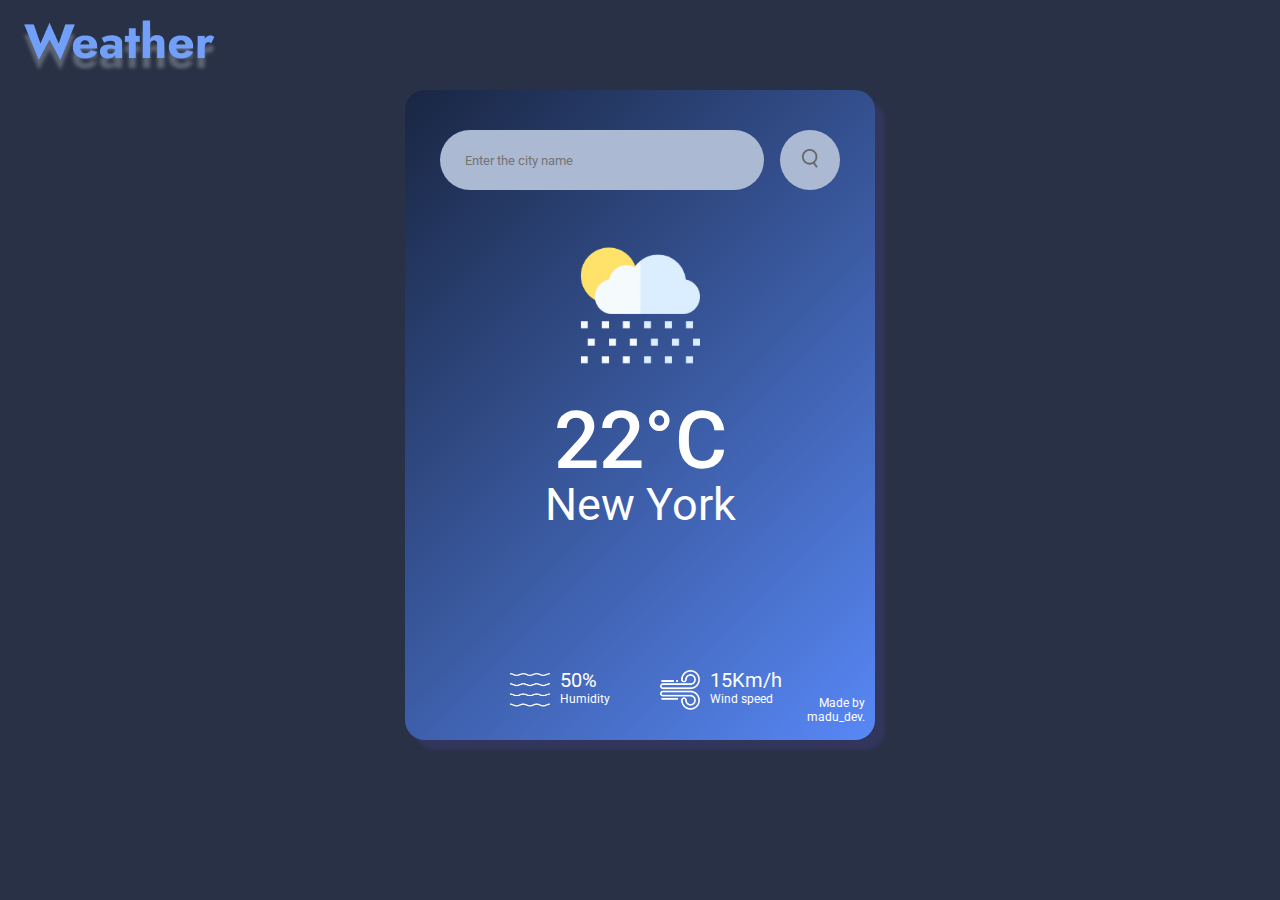
<file: day 1/index.html>
<!DOCTYPE html>
<html lang="en">
<head>
    <meta charset="UTF-8">
    <meta name="viewport" content="width=device-width, initial-scale=1.0">
    <title>Wheather App</title>
    <link rel="stylesheet" href="style.css">
</head>
<body>
    
    <div class="logo">
        <img src="images/Weather (1).png" alt="">
    </div>
    <div class="card">
        <div class="search">
            <input type="text" placeholder="Enter the city name" spellcheck="false">
            <button><img src="images/search.png"></button>
        </div>
        <div class="weather">
            <img src="images/rain.png" class="weather-icon">
            <h1 class="temp">22°C</h1>
            <h2 class="city">New York</h2>
            <div class="details">
                <div class="col">
                    <img src="images/humidity.png" >
                    <div>
                        <p class="humidity">50%</p>
                        <p>Humidity</p>
                    </div>
    
                    <div class="col">
                        <img src="images/wind.png" >
                        <div>
                            <p class="wind">15Km/h</p>
                            <p>Wind speed</p>
                        </div> 
                        <div class="madeby">
                            Made by madu_dev.
                        </div>
                </div>
            </div>
        </div>
    </div>

    <script src="main.js"></script>
</body>
</html>
</file>
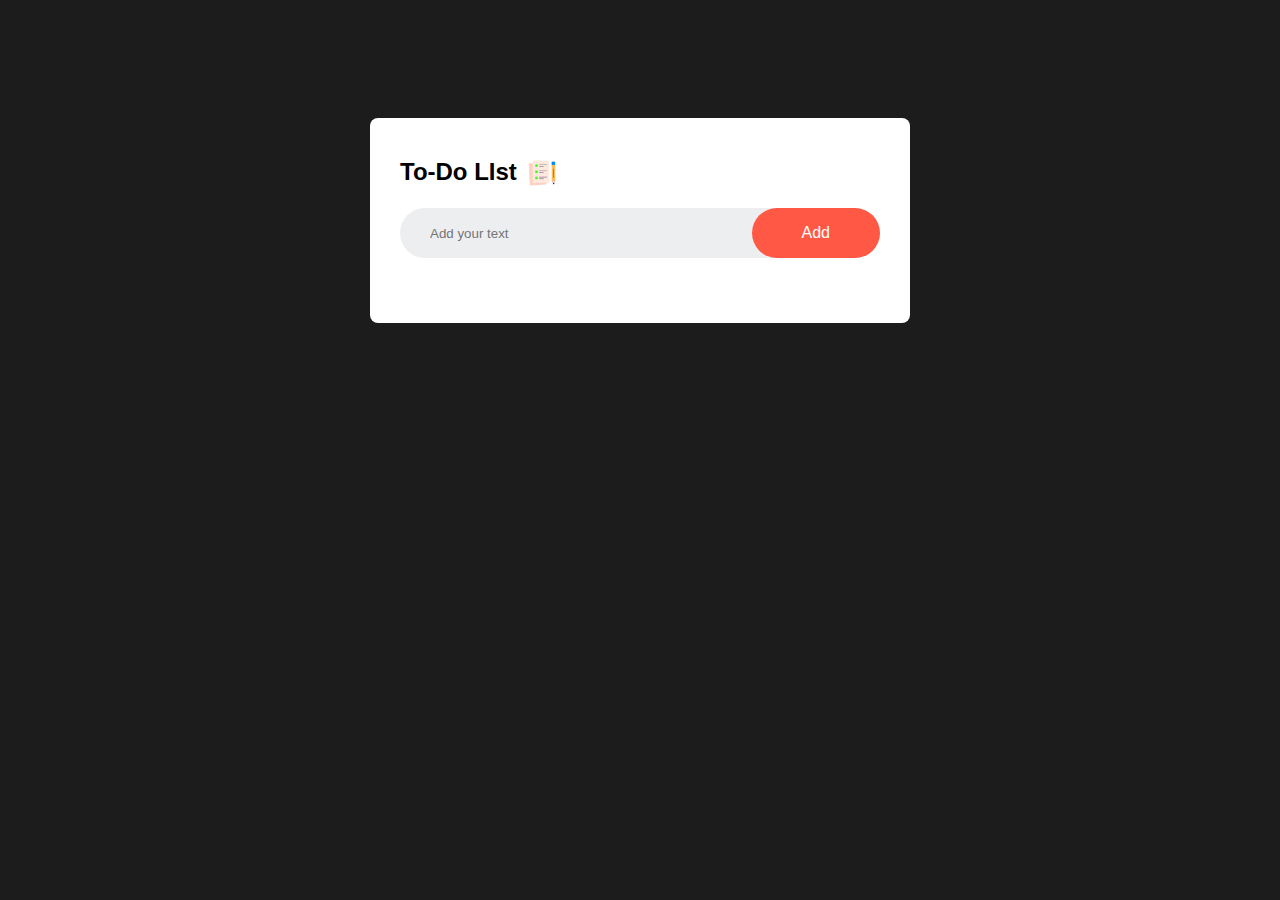
<file: day 2/index.html>
<!DOCTYPE html>
<html lang="en">
<head>
    <meta charset="UTF-8">
    <meta http-equiv="X-UA-Compatible" content="IE=edge">
    <meta name="viewport" content="width=device-width, initial-scale=1.0">
    <title>To DO</title>
    <link rel="stylesheet" href="./style.css">
</head>
<body>
    <div class="container">
        <div class="todo-app">
            <h2>To-Do LIst <img src="images/icon.png" alt=""></h2>
            <div class="row">
                <input type="text" id="input-box" placeholder="Add your text">
                <button  onclick="addTask()">Add</button>
            </div>
            <ul id="list-container">
               <!-- <li class="checked">TAsk 1</li>
                <li>TAsk 2</li>
                <li>TAsk 3</li>-->
            </ul>
        </div>
    </div>
    <script src="to.js"></script>
</body>
</html>
</file>
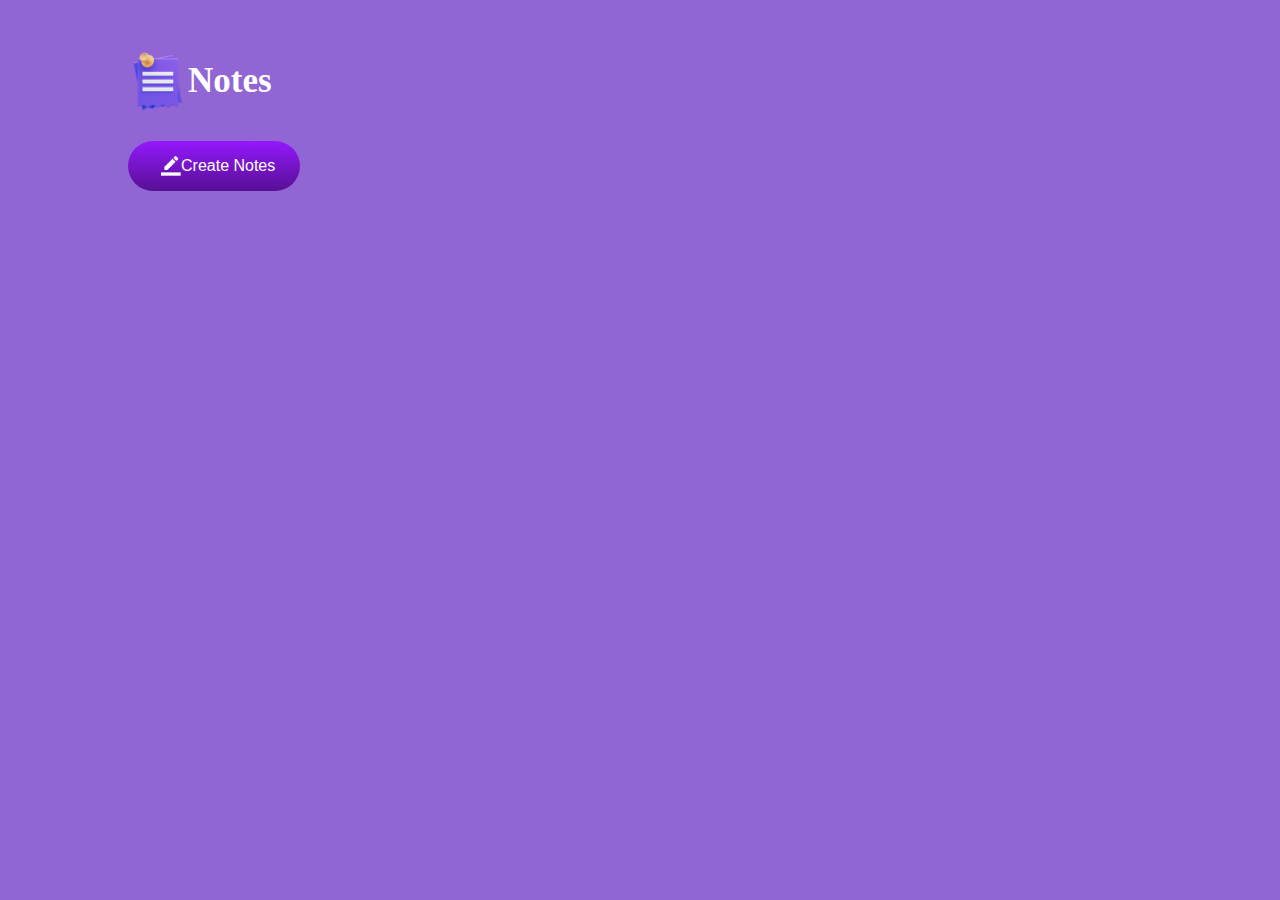
<file: day 3/index.html>
<!DOCTYPE html>
<html lang="en">
<head>
    <meta charset="UTF-8">
    <meta name="viewport" content="width=device-width, initial-scale=1.0">
    <title>Notes App</title>
    <link rel="stylesheet" href="style.css">
</head>
<body>
    <div class="container">
        <h1><img src="images/notes.png" alt="">Notes</h1>
        <button class="btn"><img src="images/edit.png" alt="">Create Notes</button>
        <div class="notes-container">
            <!--<p contenteditable="true" class="input-box">
                <img src="images/delete.png" alt="">
            </p>-->
        </div>
    </div>

    <script src="notes.js"></script>
</body>
</html>
</file>
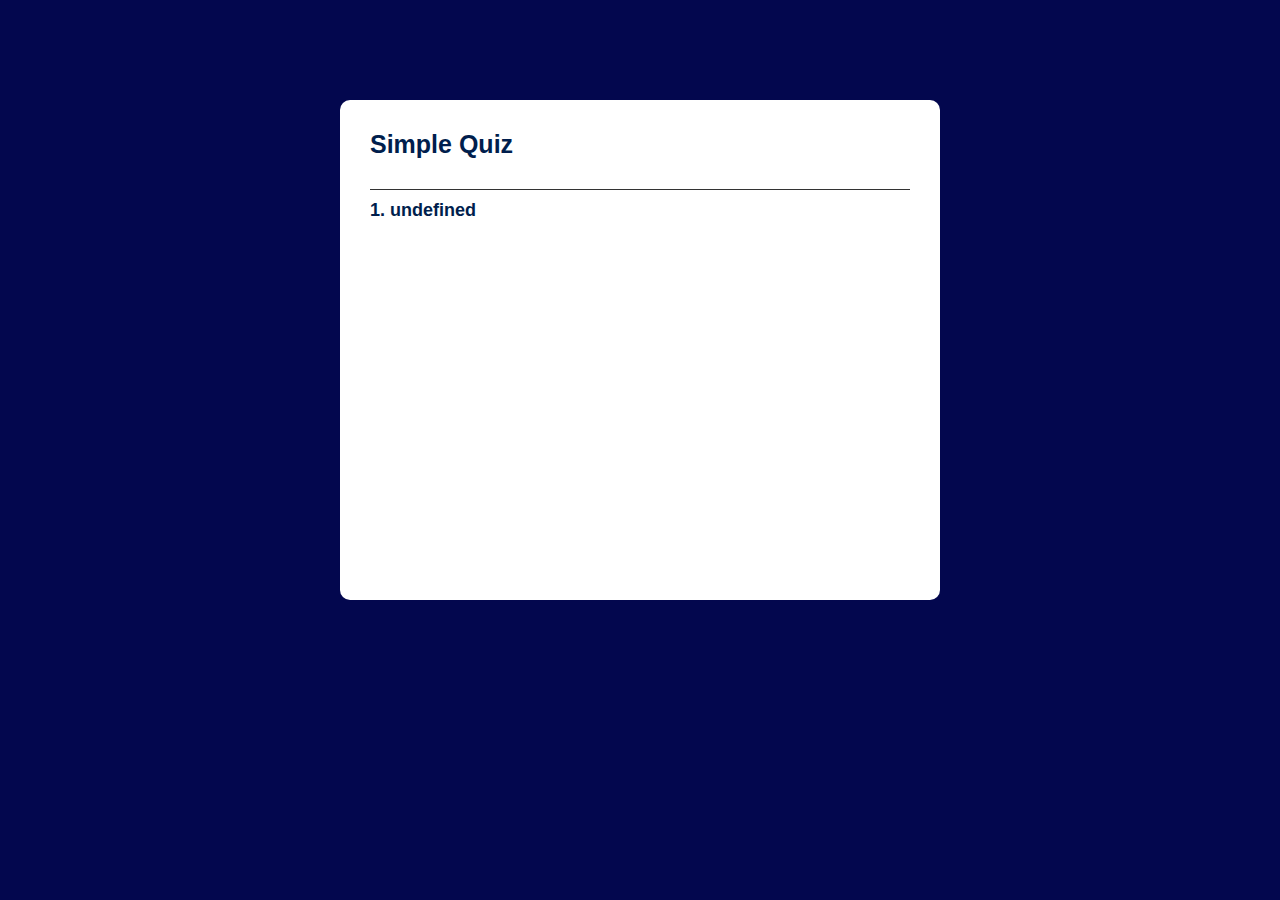
<file: day 4/index.html>
<!DOCTYPE html>
<html lang="en">
<head>
    <meta charset="UTF-8">
    <meta name="viewport" content="width=device-width, initial-scale=1.0">
    <title>Quiz App</title>
    <link rel="stylesheet" href="style.css">
</head>
<body>
    <div class="app">
        <h1>Simple Quiz</h1>
        <div class="quiz">
            <h2 id="question">
                question
            </h2>
            <div id="answer-buttons">
                <button class="btn">Answer 1</button>
                <button class="btn">Answer 2</button>
                <button class="btn">Answer 3</button>
                <button class="btn">Answer 4</button>
            </div>
            <button id="next-btn">Next</button>
        </div>
    </div>


    <script src="quiz.js"></script>
</body>
</html>
</file>
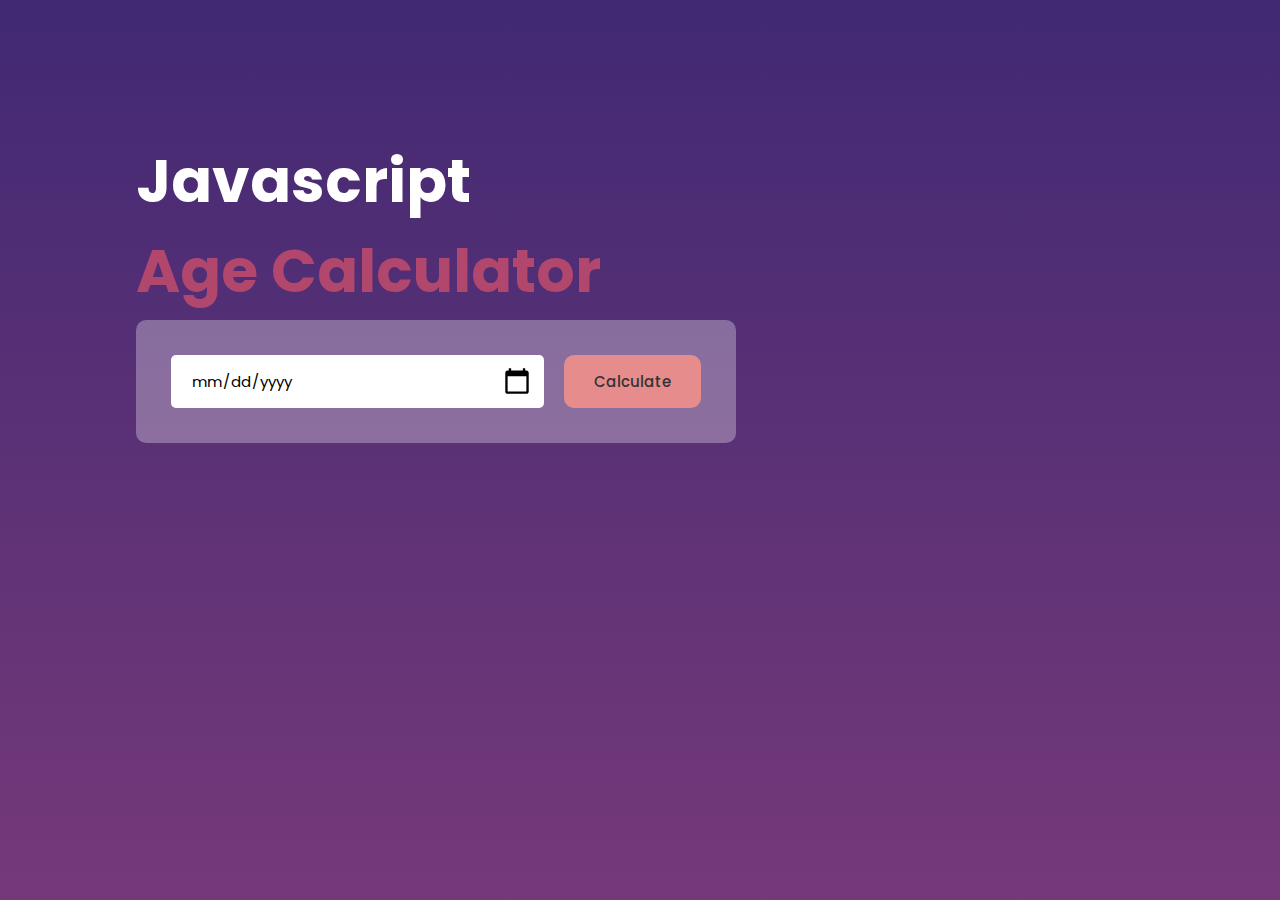
<file: day 5/index.html>
<!DOCTYPE html>
<html lang="en">
<head>
    <meta charset="UTF-8">
    <meta name="viewport" content="width=device-width, initial-scale=1.0">
    <title>Age Calculator</title>
    <link rel="stylesheet" href="style.css">
</head>
<body>
     <div class="container">
        <div class="calculator">
            <!-- header -->
            <h1>Javascript<br><span>Age Calculator</span></h1>
            <div class="input-box">
                <input type="date" id="date">
                <button onclick="calculateAge()">Calculate</button>
            </div>
            <p id="result"></p>
        </div>
     </div>

    <script src="calculator.js"></script>

</body>
</html>
</file>
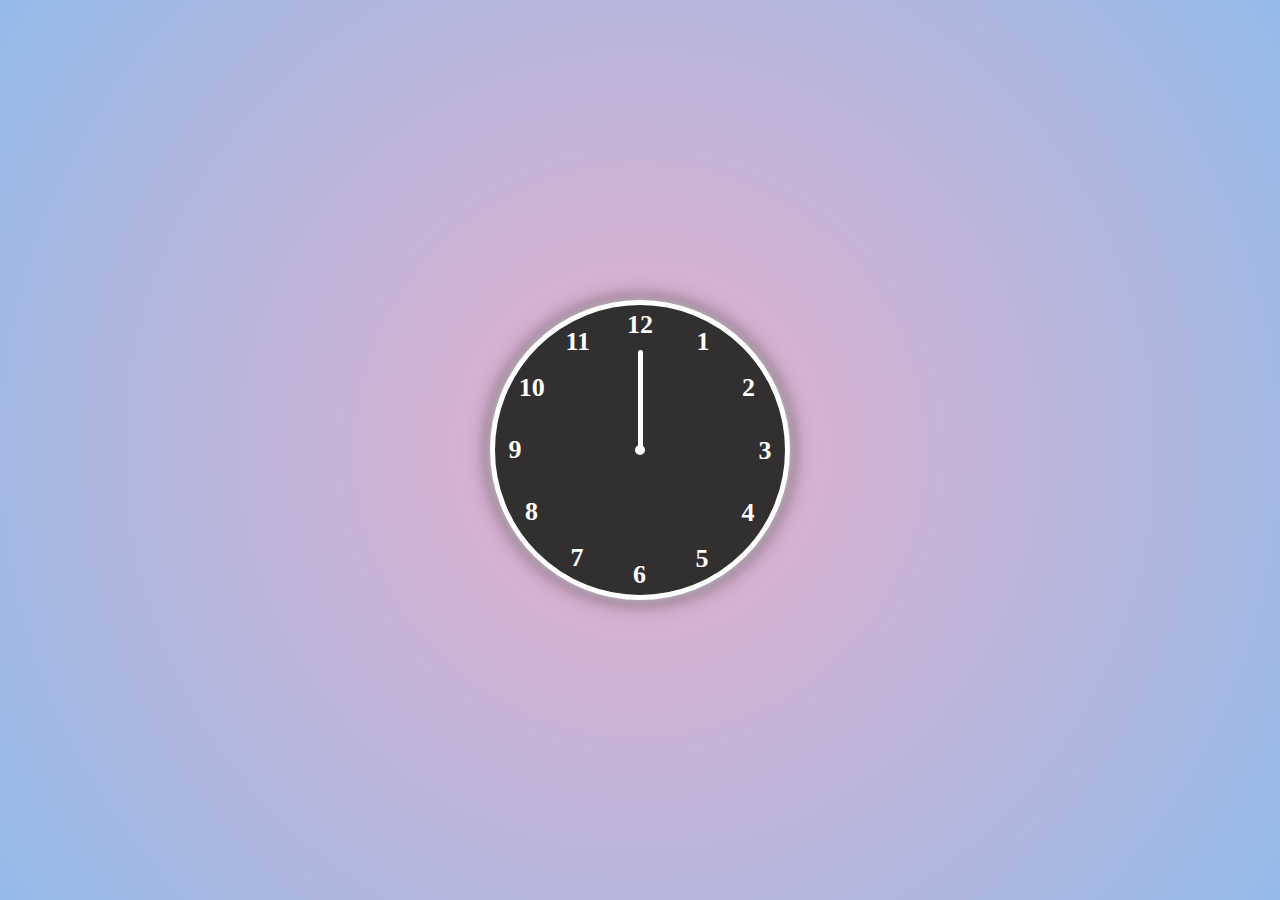
<file: day 7/index.html>
<!DOCTYPE html>
<html lang="en">
<head>
    <meta charset="UTF-8">
    <meta http-equiv="X-UA-Compatible" content="IE=edge">
    <meta name="viewport" content="width=device-width, initial-scale=1.0">
    <title>Analog clock</title>
    <link rel="stylesheet" href="style.css">
</head>
<body>
    <div class="clock">

        <div class="needle hr" style="--h:60px; --clr:red;"><span></span></div>
        <div class="needle mn"  style="--h:80px; --clr:blue;"><span></span></div>
        <div class="needle ss"  style="--h:100px; --clr:white;"><span></span></div>

        <ul>
            <li style="--i:1"><span>1</span></li>
            <li style="--i:2"><span>2</span></li>
            <li style="--i:3"><span>3</span></li>
            <li style="--i:4"><span>4</span></li>
            <li style="--i:5"><span>5</span></li>
            <li style="--i:6"><span>6</span></li>
            <li style="--i:7"><span>7</span></li>
            <li style="--i:8"><span>8</span></li>
            <li style="--i:9"><span>9</span></li>
            <li style="--i:10"><span>10</span></li>
            <li style="--i:11"><span>11</span></li>
            <li style="--i:12"><span>12</span></li>
        </ul>
    </div>

    <script src="main.js"></script>
</body>
</html>
</file>
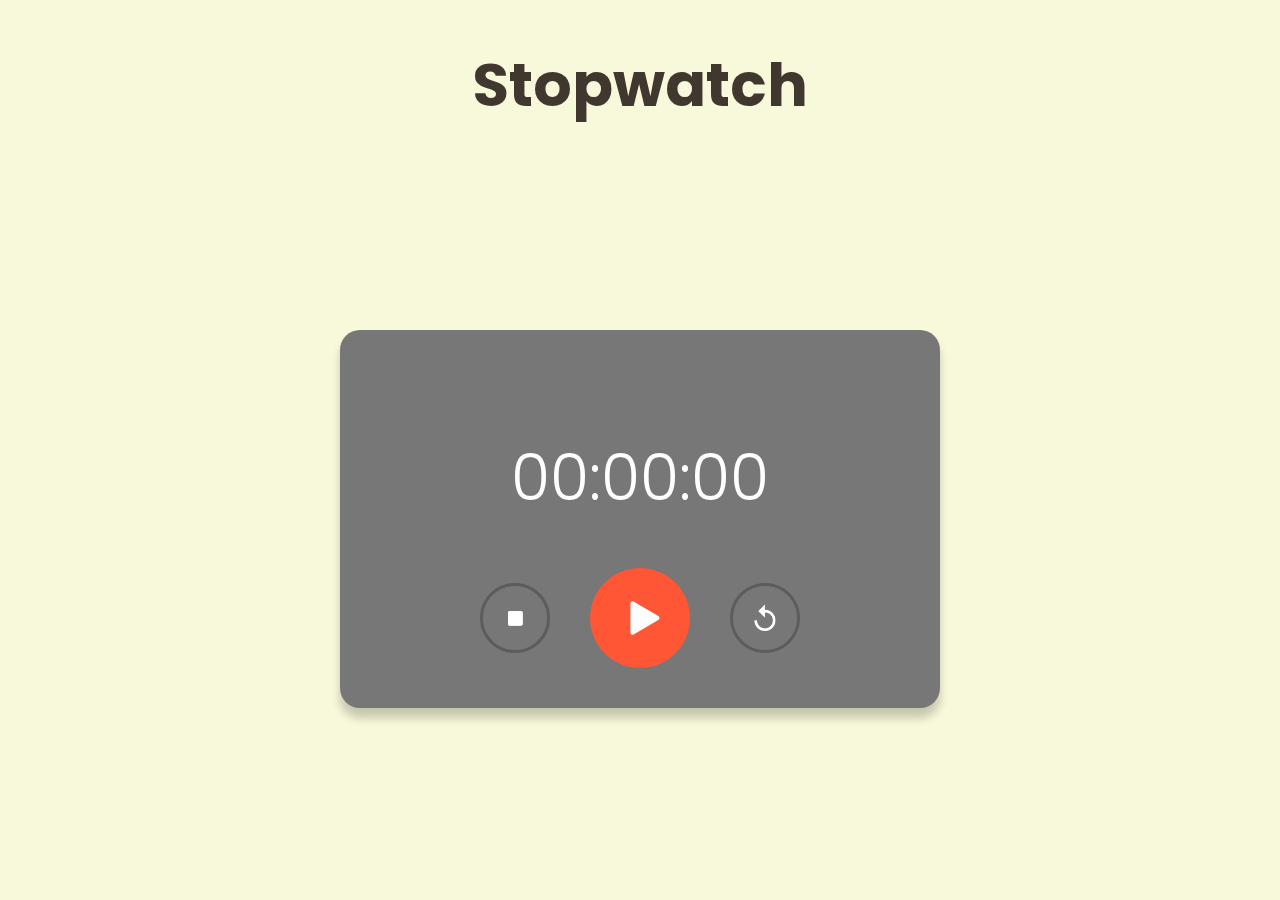
<file: day 8/index.html>
<!DOCTYPE html>
<html lang="en">
<head>
    <meta charset="UTF-8">
    <meta name="viewport" content="width=device-width, initial-scale=1.0">
    <title>Stopwatch</title>
    <link rel="stylesheet" href="style.css">
</head>
<body>
    <div class="title">
        <h1>Stopwatch</h1>
    </div>
  
    <div class="stopwatch">
        <h1 id="displayTime">00:00:00</h1>
        <div class="button">
            <img src="./images/stop.png" onclick="watchStop()">
            <img src="./images/start.png" onclick="watchStart()">
            <img src="./images/reset.png" onclick="watchReset()">
        </div>
    </div>

    <script src="main.js"></script>
</body>
</html>
</file>
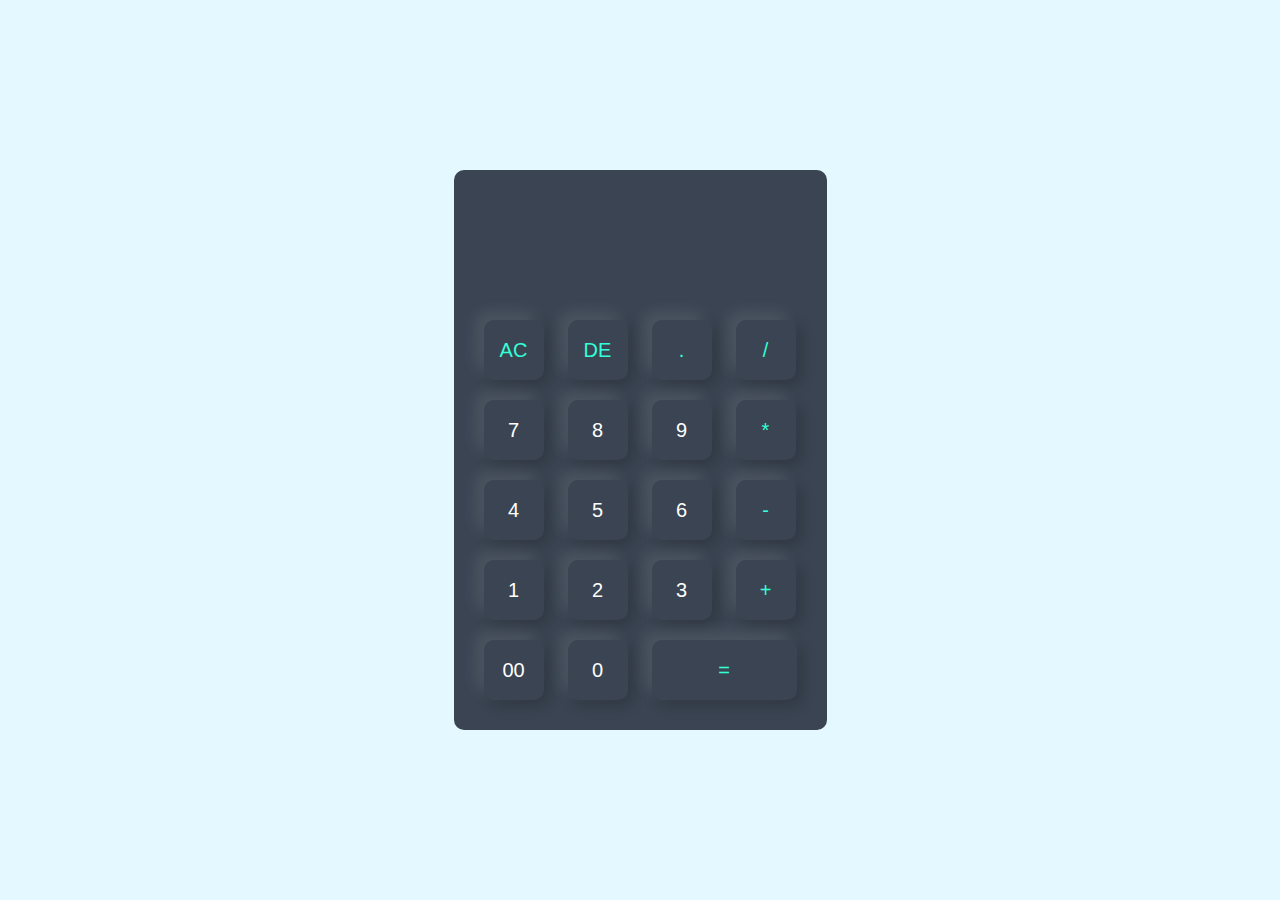
<file: day 9/index.html>
<!DOCTYPE html>
<html lang="en">
<head>
    <meta charset="UTF-8">
    <meta name="viewport" content="width=device-width, initial-scale=1.0">
    <title>Cakculator</title>
    <link rel="stylesheet" href="style.css">
</head>
<body>
       
    
    <div class="container">
        <div class="calculator">
            <form action="">
                <div class="display">
                    <input type="text" name="display">
                </div>
                <div>
                    <input type="button" value="AC" onclick="display.value = '' " class="operator">
                    <input type="button" value="DE" onclick="display.value = display.value.toString().slice
                    (0, -1) " class="operator">
                    <input type="button" value="." onclick="display.value += '.' " class="operator">
                    <input type="button" value="/" onclick="display.value += '/' " class="operator">
                </div>
                <div>
                    <input type="button" value="7" onclick="display.value += '7' ">
                    <input type="button" value="8" onclick="display.value += '8' ">
                    <input type="button" value="9" onclick="display.value += '9' ">
                    <input type="button" value="*" onclick="display.value += '*' " class="operator">
                </div>
                <div>
                    <input type="button" value="4" onclick="display.value += '4' ">
                    <input type="button" value="5" onclick="display.value += '5' ">
                    <input type="button" value="6" onclick="display.value += '6' ">
                    <input type="button" value="-" onclick="display.value += '-' " class="operator">
                </div>
                <div>
                    <input type="button" value="1" onclick="display.value += '1' ">
                    <input type="button" value="2" onclick="display.value += '2' ">
                    <input type="button" value="3" onclick="display.value += '3' ">
                    <input type="button" value="+" onclick="display.value += '+' " class="operator">
                </div>
                <div>
                    <input type="button" value="00" onclick="display.value += '00' ">
                    <input type="button" value="0" onclick="display.value += '0' ">
                    <input type="button" value="=" onclick="display.value = eval(display.value)" class="equal operator">
                    
                </div>
            </form>
        </div>
    </div>
</body>
</html>
</file>
<file: day 1/style.css>
@import url('https://fonts.googleapis.com/css2?family=Roboto:wght@700&display=swap');

*{
    box-sizing: border-box;
    padding: 0;
    margin: 0;
    font-family: 'Roboto', sans-serif;;
}

body{
    background-color:#283145 ;
}

.madeby{
    margin-top: 50px;
    padding: 10px 25px;
    text-align: right;
    margin-bottom: 10px;
}

.logo{
    height: 20px;
    width: 20px;
    margin: 20px;
    cursor: pointer;
    transition:.5s ease all;
}

.card{
    transition: 0.1em; 
    width: 100%;
    max-width: 470px;
    background: linear-gradient(135deg, #192642, #5888f6);
    color: white;
    margin: 50px auto 0;
    border-radius: 20px;
    padding: 40px 35px;
    text-align: center;
    margin-bottom: 10px;
    height: 650px;
    box-shadow: 10px 10px 4px 0px rgba(109, 82, 213, 0.166);
    
    
    
}


.search{
    width: 100%;
    display: flex;
    align-items: center;
    justify-content: space-between;
}

.search input{
    border: 0;
    outline: 0;
    background: #acb9d2;
    color: #020304;
    padding: 10px 25px;
    height: 60px;
    border-radius: 30px;
    flex: 1;
    margin-right: 16px;
    font-size: 13px;
}

.search button{
    border: 0;
    outline: 0;
    background: #acb9d2;
    border-radius: 50%;
    width: 60px;
    height: 60px;
    cursor: pointer;
}

.search button img{
    width: 16px;
}

.weather-icon{
    width: 170px;
    margin-top: 30px;
}

.weather h1{
    font-size: 80px;
    font-weight: 500;
}

.weather h2{
    font-size: 45px;
    font-weight: 400;
    margin-top: -10px;
}

.details{
    display: flex;
    align-items: center;
    justify-content: space-between;
    padding: 0 20px;
    margin-top: 5px;
    font-size: 12px;

}

.col{
    display: flex;
    align-items: center;
    text-align: left;
    margin: 50px;
}

.col img{
    width: 40px;
    margin-right: 10px;
}

.humidity, .wind{
    font-size: 20px;
    margin-top: -6px;
}
</file>
<file: day 2/style.css>
*{
    margin: 0;
    padding: 0;
    font-family:'Poppins', sans-serif;
    box-sizing: border-box;
    user-select: none;
}

.container{
    width: 100%;
    min-height: 100vh;
    background:rgba(0, 0, 0, 0.891);
    padding: 18px;
}

.todo-app{
    width: 100%;
    max-width: 540px;
    background: #fff;
    margin: 100px auto 20px;
    padding: 40px 30px;
    border-radius: 8px;
}

.todo-app h2{
    color: #000;
    display: flex;
    align-items: cneter;
    margin-bottom: 20px;
}

.todo-app h2 img{
    width: 30px;
    margin-left: 10px;
}
.row{
    display: flex;
    align-items: center;
    justify-content: space-between;
    background: #edeef0;
    border-radius: 30px;
    padding-left: 20px;
    margin-bottom: 25px;
}

input{
    flex: 1;
    border: none;
    outline: none;
    background: transparent;
    padding: 10px;
    font-weight: 14px;
}

button{
    border: none;
    outline: noen;
    padding: 16px 50px;
    background:#ff5945;
    color: #fff;
    font-size: 16px;
    border-radius: 30px;
    cursor: pointer;
}

ul li{
    list-style: none;
    font-size: 17px;
    padding: 12px 8px 12px 50px;
    user-select: none;
    cursor: pointer;
    position: relative;
}

ul li::before{
    content: '';
    position: absolute;
    height: 28px;
    width: 28px;
    border-radius: 50%;
    background-image: url(images/unchecked.png);
    background-size: cover;
    background-position: center;
    top: 12px;
    left: 8px;
}

ul li.checked{
    color: #555;
    text-decoration: line-through;
}

ul li.checked::before{
    background-image: url(images/checked.png);
}

ul li span{
    position: absolute;

    right: 0;
    top: 5px;
    width: 40px;
    height: 40px;
    font-size: 22px;
    color: #555;
    line-height: 40px;
    text-align: center;
    border-radius: 50%;
}

ul li span:hover{
    background: #edeef0;
}
</file>
<file: day 3/style.css>
*{
    margin: 0;
    padding: 0;
    box-sizing: border-box;
}

.container {
    width: 100%;
    min-height: 100vh;
    background: #9165d3;
    padding-top: 4% ;
    color: #fff;
    padding-left: 10%;
}

.container h1{
    display: flex;
    align-items: center;
    font-size: 35px;
    font-weight: 600;
}

.container h1 img{
    width: 60px;
}

.container button img{
    width: 20px;
    margin-left: 8px;
}

.container button{
    display: flex;
    align-items: center;
    background: linear-gradient(#9418fd, #571094);
    color: #fff;
    font-size: 16px;
    outline: none;
    border: 0;
    border-radius: 30px;
    padding: 15px 25px;
    margin: 30px 0 20px;
    cursor: pointer;
}

.input-box{
    position: relative;
    width: 100%;
    max-width: 500px;
    min-height: 150px;
    background: #fff;
    color: #333;
    padding: 20px;
    margin: 20px 0;
    outline: none;
    border-radius: 10px;
}

.input-box img{
    width: 25px;
    position: absolute;
    bottom:15px;
    right:15px ;
    cursor: pointer;
}
</file>
<file: day 4/style.css>
*{
    margin: 0;
    padding: 0;
    box-sizing: border-box;
    font-family:'Poppins', sans-serif ;
    
}

body{
    background: #03074e;
}

.app{
    width :90%;
    height:500px;
    border-radius: 10px;
    padding: 30px;
    max-width: 600px;
    margin: 100px auto 0;
   background-color: #fff;
}

.app h1{
    font-size: 25px;
    color: #001e4d;
    font-weight: 600;
    border-bottom: 1px solid #333;
    padding-bottom: 30px;
}

.quiz{
    padding: 10px 0 ;
}

.quiz h2{
    font-size: 18px;
    color: #001e4d;
    font-weight:600;
}

.btn{
    background: #fff;
    color: #222;
    font-weight: 500;
    width: 100%;
    border: 1px solid #222;
    padding: 10px;
    margin: 10px 0 ;
    text-align: left;
    border-radius: 4px;
    cursor: pointer;
    transition: all 0.3s;
}

.btn:hover{
    background: #222;
    color: #fff;
}

#next-btn{
    background: #001e4d;
    color: #fff;
    font-weight: 500;
    width: 150px;
    border: 0;
    padding:10px;
    margin: 20px auto 0;
    border-radius: 4px;
    cursor: pointer;
    display: none;
}
</file>
<file: day 5/style.css>
@import url('https://fonts.googleapis.com/css2?family=Poppins&display=swap');


*{
    margin: 0;
    padding: 0;
    font-family: 'Poppins', sans-serif;
    box-sizing: border-box;
}

.container{
    width: 100%;
    min-height: 100vh;
    background: linear-gradient(180deg, #412973, #753979);
    color: #fff;
    padding: 10px;
}

.calculator{
    width: 100%;
    max-width: 600px;
    margin-left: 10%;
    margin-top: 10%;
}

.calculator h1{
    font-size:60px;
}

.calculator h1 span{
    color:  #b1476d;
}

.input-box{
    margin: 4px 0;
    padding:35px;
    border-radius: 10px;
    background: rgba(255, 255, 255, 0.3);
    display: flex;
    align-items: center;
}

.input-box input{
    flex: 1;
    margin-right: 20px;
    padding:14px 20px;
    border: 0;
    outline: 0;
    font-size: 15px;
    border-radius: 5px;
    position: relative;
}

.input-box button{
    background: #e78c8c;
    border: 0;
    outline: 0;
    font-size: 15px;
    padding: 15px 30px;
    border-radius: 10px;
    cursor: pointer;
    transition:.5s ease all ;
    color: #333;
    font-weight: 500;
}

.input-box input::-webkit-calendar-picker-indicator{
    top: 0;
    left: 0;
    right: 0;
    bottom: 0;
    position: absolute;
    width: auto;
    height: auto;
    background-position: calc(100% - 10px);
    background-size: 30px;
    cursor: pointer;
}

#result{
    font-size:20px ;
}

#result span{
    color: #e78c8c;
}
</file>
<file: day 7/style.css>
*{
    margin: 0;
    padding: 0;
    box-sizing: border-box;
}

body{
    background: radial-gradient(circle, rgba(230,174,202,1) 0%, rgba(148,187,233,1) 100%);
    position: relative;
    display: flex;
    justify-content: center;
    align-items: center;
    height: 100vh;
}

.clock{
    background-color: rgb(49, 47, 47);
    width: 300px;
    height: 300px;
    border-radius: 50%;
    color: #fff;
    border: 5px solid #fff;
    box-shadow: 0px 0px 10px rgba(255, 255, 255, 0.7), 0px 0px 20px rgba(0, 0, 0, 0.7);
    font-size: 26px;
    font-weight: bold;
    display: flex;
    justify-content: center;
    align-items: center;
    position: relative;
}

.clock ul li{ /*numeros*/
    list-style: none;
    position: absolute;
    text-align:center;
    transform: rotate(calc(30deg * var(--i)));
    inset: 5px;
}

.clock ul li span{
    transform: rotate(calc(-30deg * var(--i))); /*alinhar os numeros*/
    display: inline-block;
}

.clock::after{ /*bolinha do meio*/
    content: '';
    width: 10px;
    height: 10px;
    background-color: #fff;
    border-radius: 50%;
    position: absolute;
}

.needle{
    display:flex ;
    justify-content: center;
    align-items: flex-end;
}

.needle span{
    width: 5px;
    height: var(--h); 
    background-color:var(--clr) ;
    position: absolute;
    border-radius: 5px;
}
</file>
<file: day 8/style.css>
@import url('https://fonts.googleapis.com/css2?family=Poppins&display=swap');
*{
    font-family: 'Poppins', sans-serif;
}

body{
    background: rgb(248, 248, 218);
}
.title{
    text-align: center;
    margin: 0;
    font-size: 30px;
    color: #40372f;
}
.stopwatch{
    width: 90%;
    max-width: 600px;
    padding: 40px 0;
    color: #fff;
    text-align: center;
    background-color: #777777;
    margin: 200px auto 0;
    box-shadow: 0px 10px 10px rgb(0, 0, 0, 0.2) ;
    border-radius: 20px;
}

.stopwatch h1{
    margin-top: 60px;
    font-size: 64px;
    font-weight: 300
}

.button{
    display: flex;
    align-items: center;
    justify-content: center;
}

.button img{
    width: 70px;
    margin: 0 20px;
    cursor: pointer;
}

.button img:nth-child(2){
    width: 100px;
}
</file>
<file: day 9/style.css>
*{
    padding: 0;
    margin: 0;
    box-sizing: border-box;
}

.container{
    width: 100%;
    height: 100vh;
    background: #e3f9ff;
    display: flex;
    align-items: center;
    justify-content: center;

}

.calculator{
    background: #3a4452;
    padding: 20px;
    border-radius: 10px;
}

.calculator form input{
    border: 0;
    outline: 0;
    width: 60px;
    height: 60px;
    border-radius: 10px;
    box-shadow: -8px -8px 15px rgba(255, 255, 255, 0.1),
    5px 5px 15px rgba(0, 0, 0, 0.2);
    background: transparent;
    font-size: 20px;
    color: #fff;
    cursor: pointer;
    margin: 10px;
}

form .display{
    display: flex;
    justify-content: flex-end;
    margin: 20px 0;
}

form .display input{
    text-align: right;
    flex: 1;
    font-size: 45px;
    box-shadow: none;
}

form input.equal{
    width: 145px;
}

form input.operator{
    color: #33ffd8;
}
</file>
